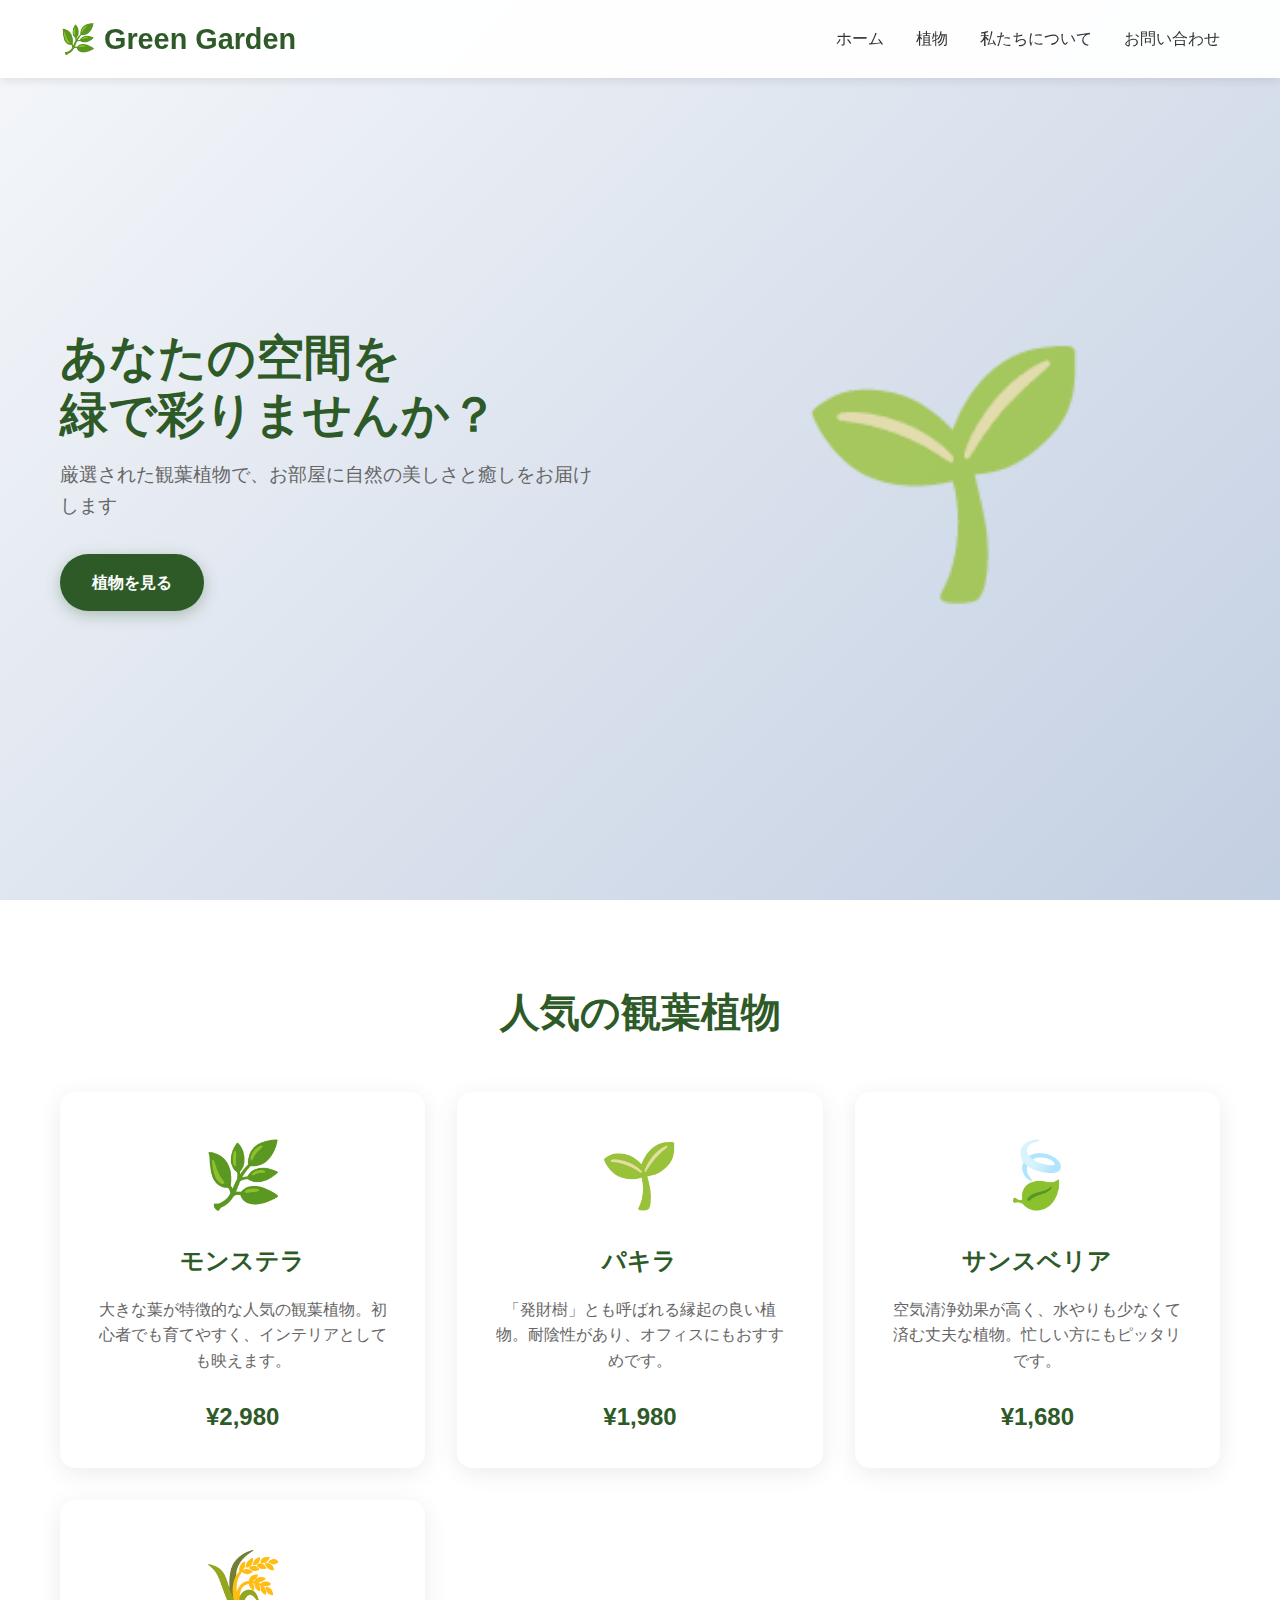
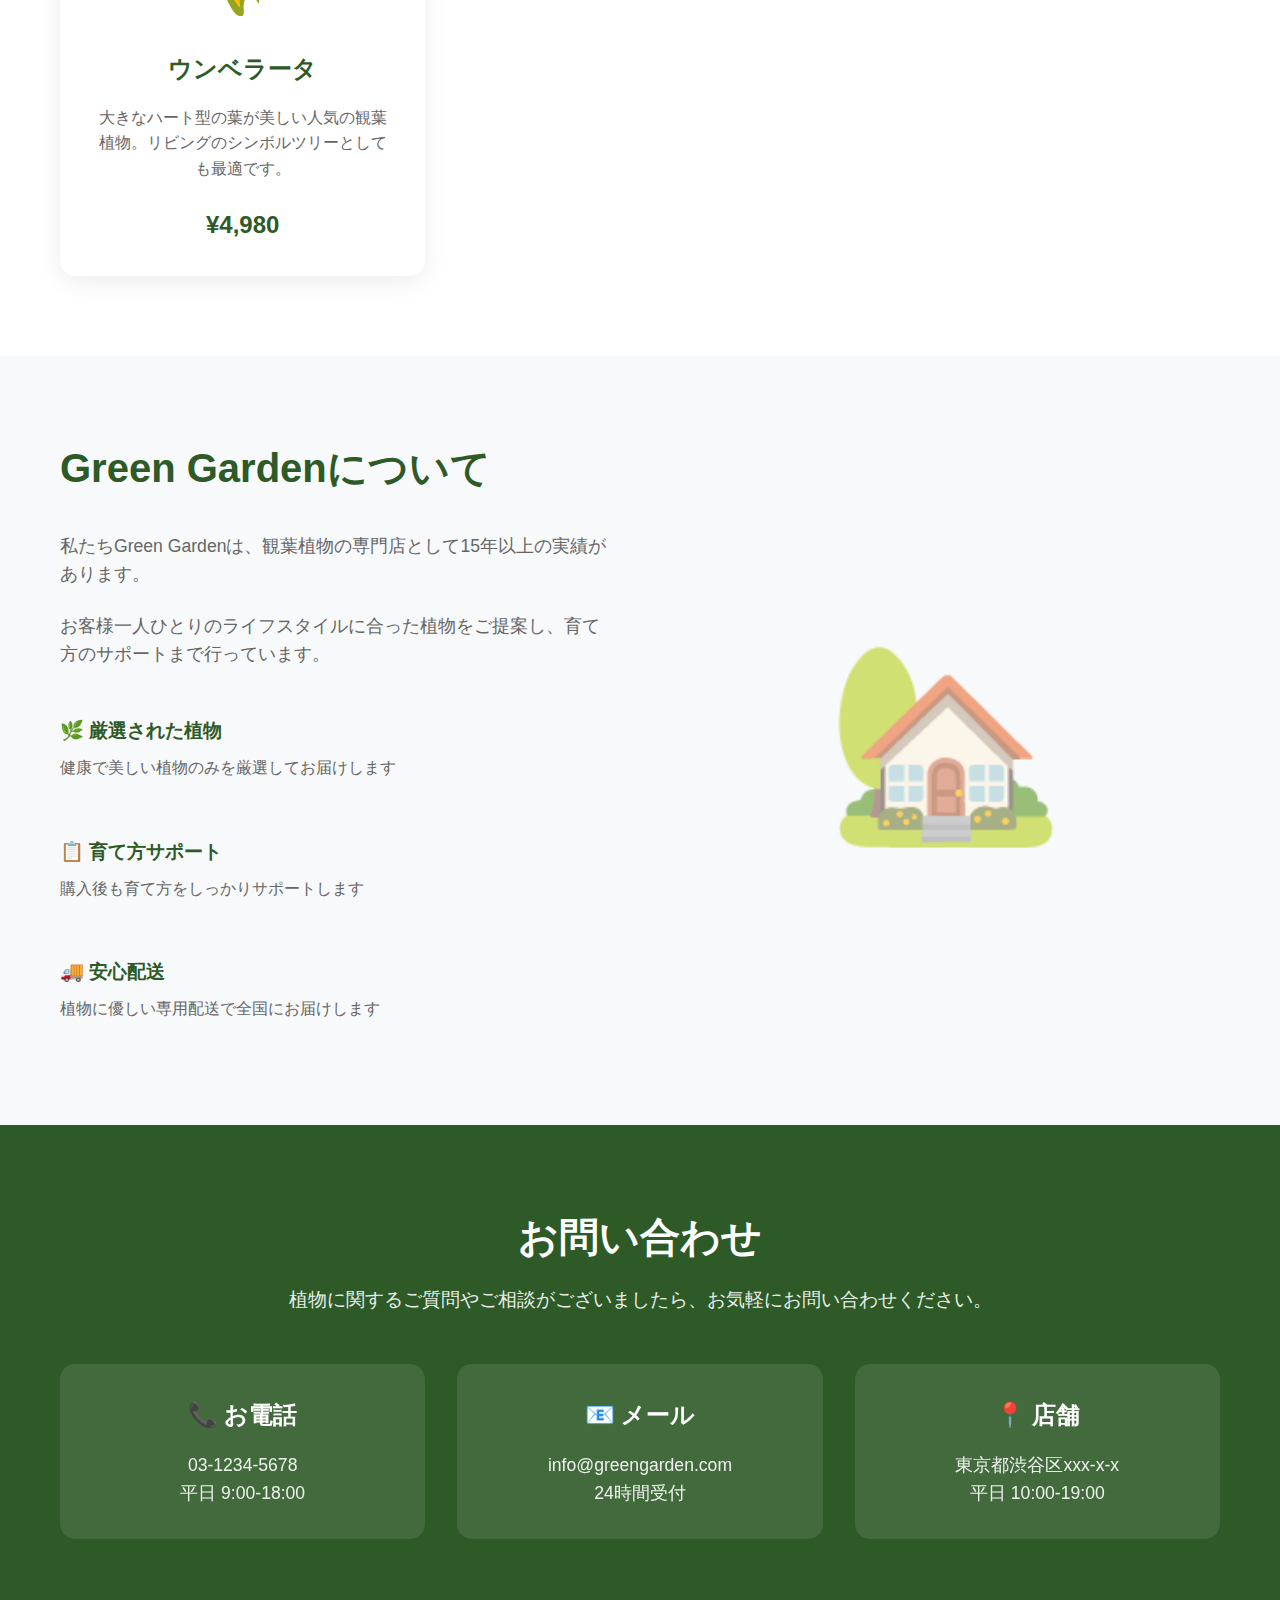
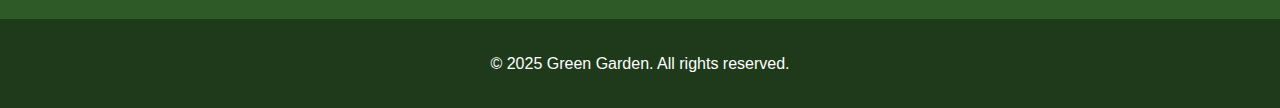
<file: index.html>
<!DOCTYPE html>
<html lang="ja">
<head>
    <meta charset="UTF-8">
    <meta name="viewport" content="width=device-width, initial-scale=1.0">
    <title>Green Garden - 観葉植物の専門店</title>
    <link rel="stylesheet" href="style.css">
</head>
<body>
    <header>
        <nav>
            <div class="container">
                <div class="logo">
                    <h1>🌿 Green Garden</h1>
                </div>
                <ul class="nav-links">
                    <li><a href="#home">ホーム</a></li>
                    <li><a href="#plants">植物</a></li>
                    <li><a href="#about">私たちについて</a></li>
                    <li><a href="#contact">お問い合わせ</a></li>
                </ul>
            </div>
        </nav>
    </header>

    <main>
        <section id="home" class="hero">
            <div class="container">
                <div class="hero-content">
                    <h2>あなたの空間を<br>緑で彩りませんか？</h2>
                    <p>厳選された観葉植物で、お部屋に自然の美しさと癒しをお届けします</p>
                    <a href="#plants" class="cta-button">植物を見る</a>
                </div>
                <div class="hero-image">
                    <div class="plant-placeholder">🌱</div>
                </div>
            </div>
        </section>

        <section id="plants" class="plants">
            <div class="container">
                <h2>人気の観葉植物</h2>
                <div class="plants-grid">
                    <div class="plant-card">
                        <div class="plant-image">🌿</div>
                        <h3>モンステラ</h3>
                        <p>大きな葉が特徴的な人気の観葉植物。初心者でも育てやすく、インテリアとしても映えます。</p>
                        <div class="price">¥2,980</div>
                    </div>
                    <div class="plant-card">
                        <div class="plant-image">🌱</div>
                        <h3>パキラ</h3>
                        <p>「発財樹」とも呼ばれる縁起の良い植物。耐陰性があり、オフィスにもおすすめです。</p>
                        <div class="price">¥1,980</div>
                    </div>
                    <div class="plant-card">
                        <div class="plant-image">🍃</div>
                        <h3>サンスベリア</h3>
                        <p>空気清浄効果が高く、水やりも少なくて済む丈夫な植物。忙しい方にもピッタリです。</p>
                        <div class="price">¥1,680</div>
                    </div>
                    <div class="plant-card">
                        <div class="plant-image">🌾</div>
                        <h3>ウンベラータ</h3>
                        <p>大きなハート型の葉が美しい人気の観葉植物。リビングのシンボルツリーとしても最適です。</p>
                        <div class="price">¥4,980</div>
                    </div>
                </div>
            </div>
        </section>

        <section id="about" class="about">
            <div class="container">
                <div class="about-content">
                    <div class="about-text">
                        <h2>Green Gardenについて</h2>
                        <p>私たちGreen Gardenは、観葉植物の専門店として15年以上の実績があります。</p>
                        <p>お客様一人ひとりのライフスタイルに合った植物をご提案し、育て方のサポートまで行っています。</p>
                        <div class="features">
                            <div class="feature">
                                <h3>🌿 厳選された植物</h3>
                                <p>健康で美しい植物のみを厳選してお届けします</p>
                            </div>
                            <div class="feature">
                                <h3>📋 育て方サポート</h3>
                                <p>購入後も育て方をしっかりサポートします</p>
                            </div>
                            <div class="feature">
                                <h3>🚚 安心配送</h3>
                                <p>植物に優しい専用配送で全国にお届けします</p>
                            </div>
                        </div>
                    </div>
                    <div class="about-image">
                        <div class="greenhouse-placeholder">🏡</div>
                    </div>
                </div>
            </div>
        </section>

        <section id="contact" class="contact">
            <div class="container">
                <h2>お問い合わせ</h2>
                <p>植物に関するご質問やご相談がございましたら、お気軽にお問い合わせください。</p>
                <div class="contact-info">
                    <div class="contact-item">
                        <h3>📞 お電話</h3>
                        <p>03-1234-5678</p>
                        <p>平日 9:00-18:00</p>
                    </div>
                    <div class="contact-item">
                        <h3>📧 メール</h3>
                        <p>info@greengarden.com</p>
                        <p>24時間受付</p>
                    </div>
                    <div class="contact-item">
                        <h3>📍 店舗</h3>
                        <p>東京都渋谷区xxx-x-x</p>
                        <p>平日 10:00-19:00</p>
                    </div>
                </div>
            </div>
        </section>
    </main>

    <footer>
        <div class="container">
            <p>&copy; 2025 Green Garden. All rights reserved.</p>
        </div>
    </footer>
</body>
</html>
</file>
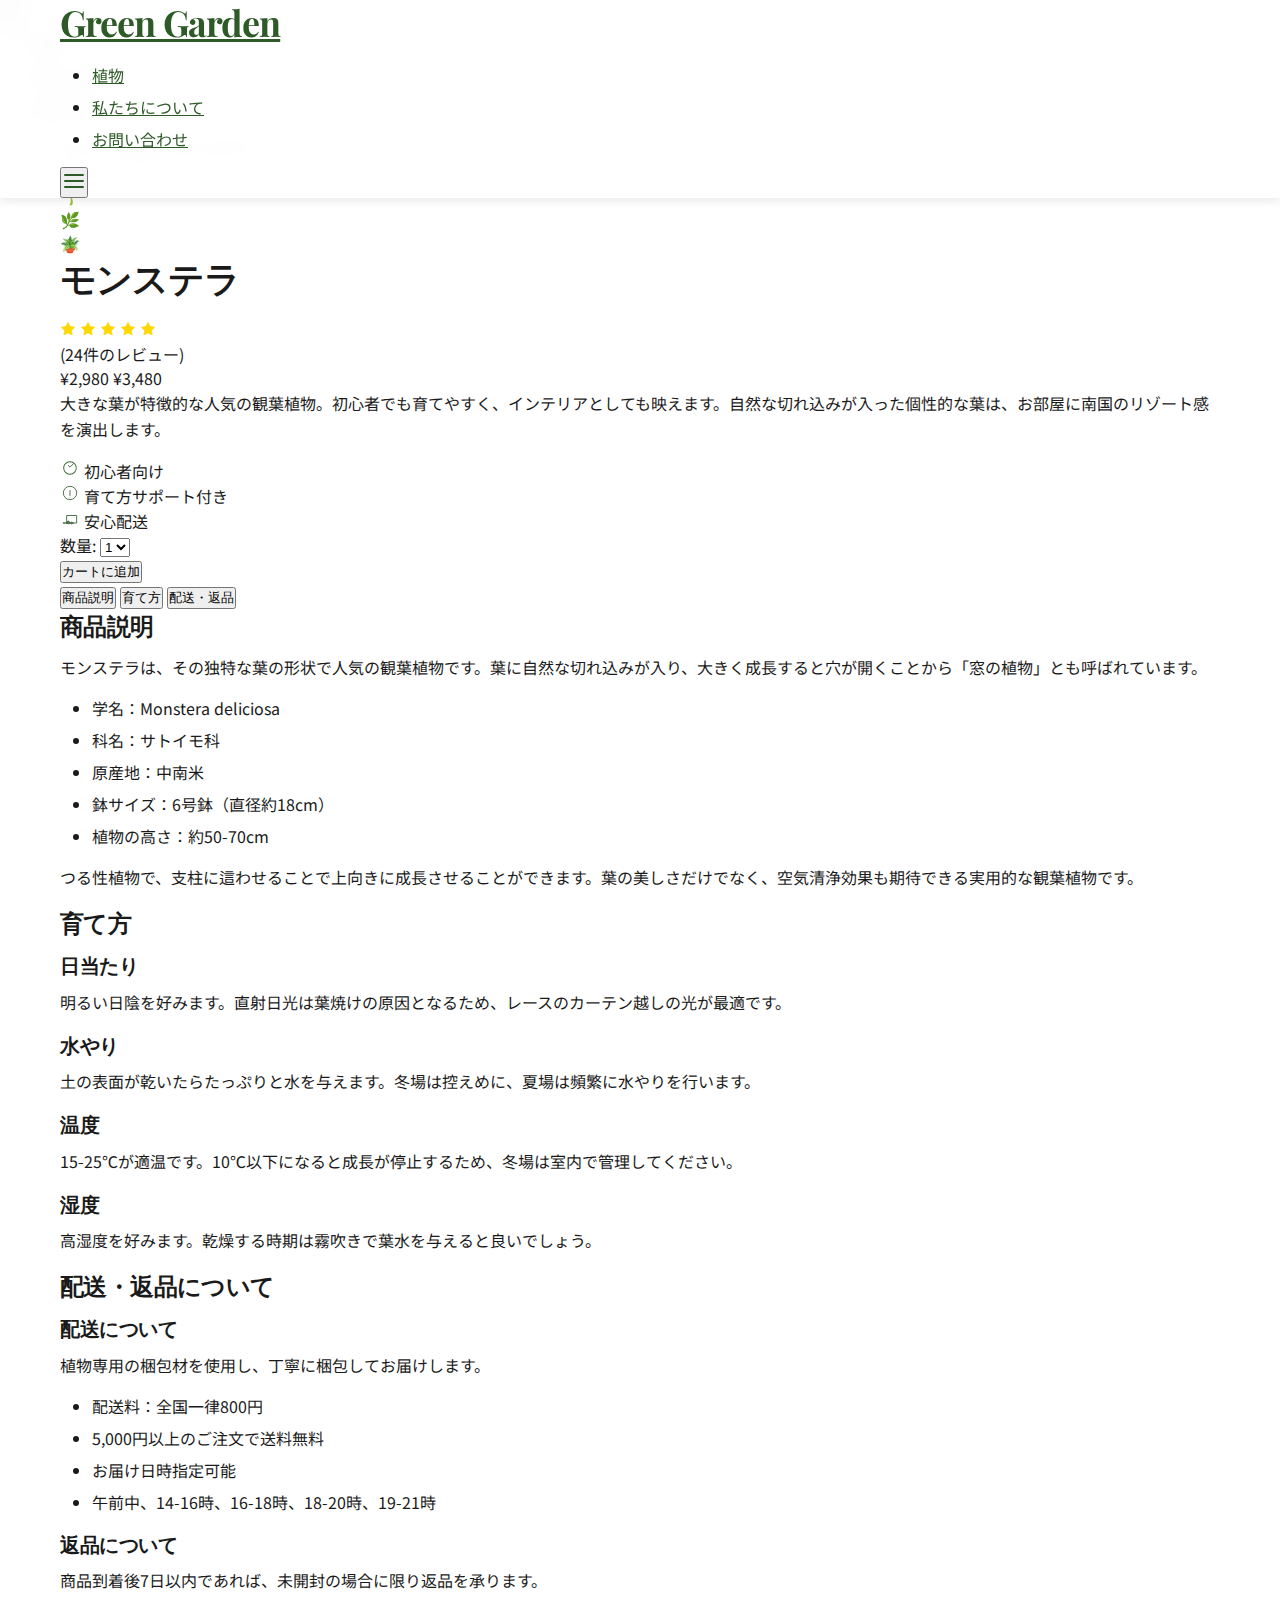
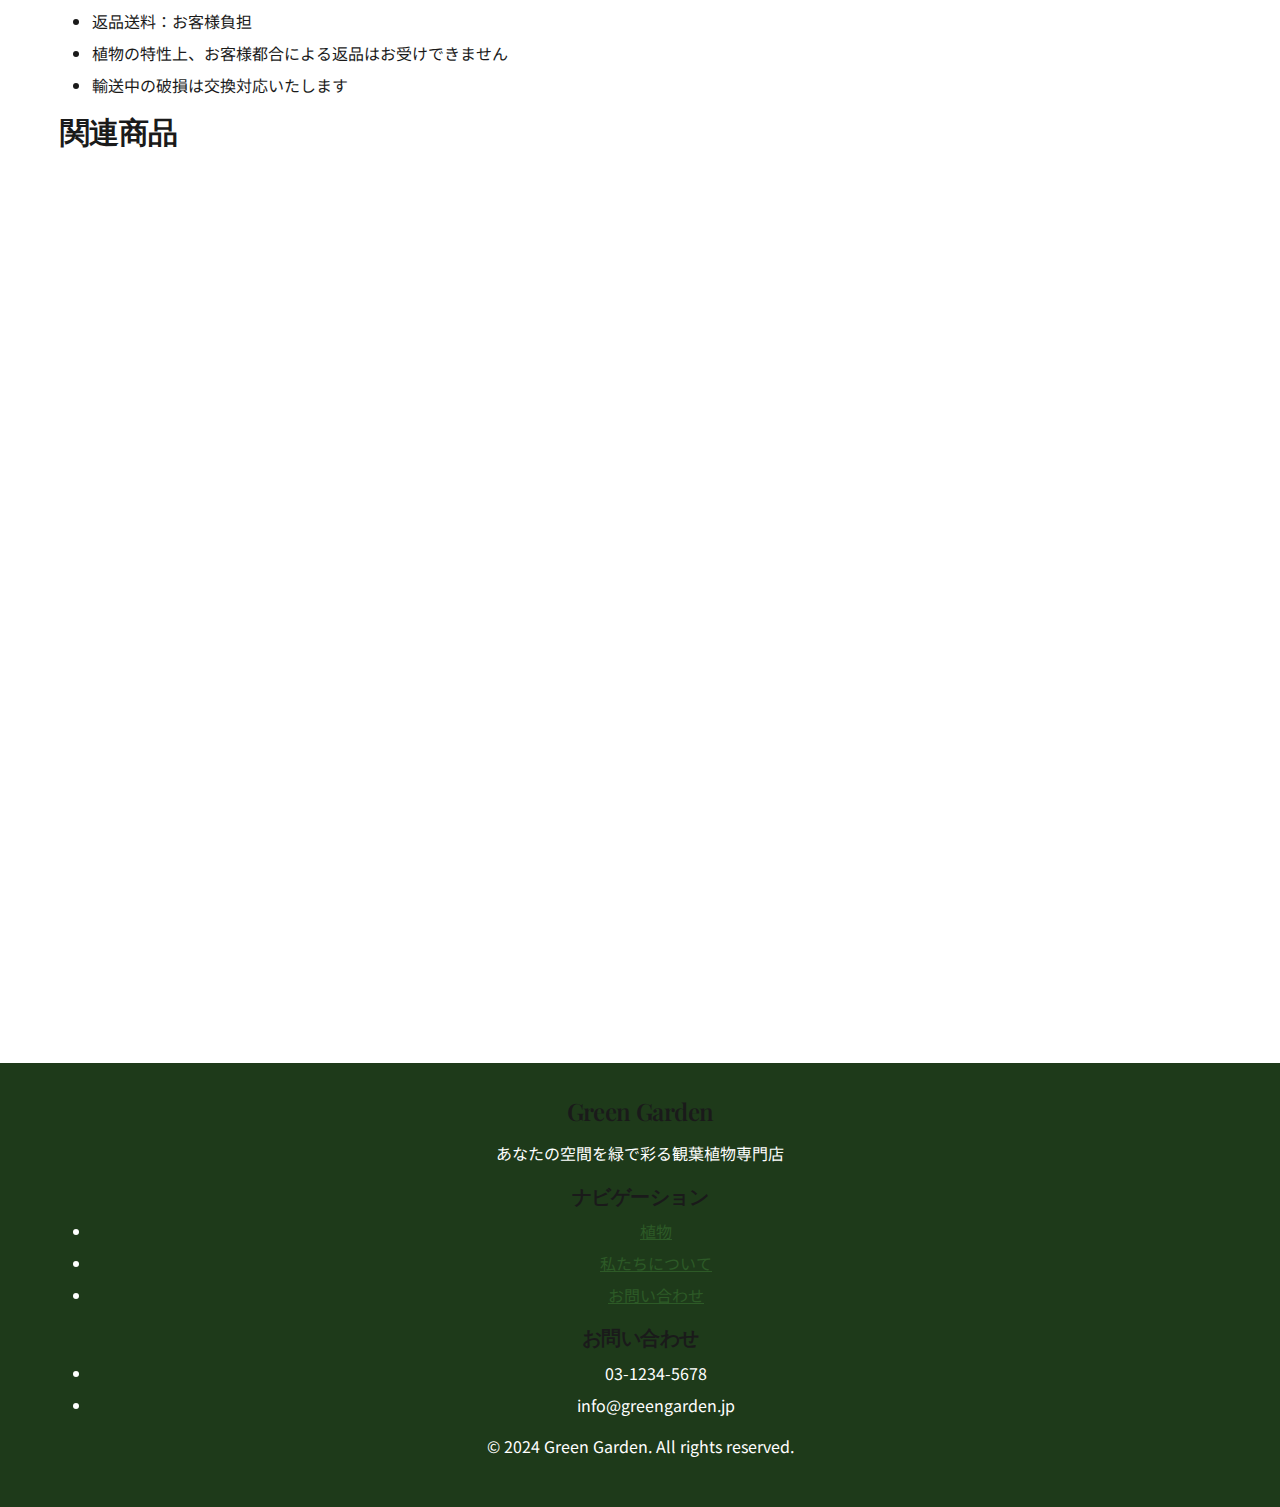
<file: monstera-detail.html>
<!DOCTYPE html>
<html lang="ja">
<head>
    <meta charset="UTF-8">
    <meta name="viewport" content="width=device-width, initial-scale=1.0">
    <title>モンステラ - 商品詳細 | Green Garden</title>
    <meta name="description" content="モンステラの詳細情報。大きな葉が特徴的な人気の観葉植物。初心者でも育てやすく、インテリアとしても映えます。">
    <link rel="stylesheet" href="style.css">
    <link rel="stylesheet" href="typography.css">
</head>
<body>
    <!-- SVGアイコン -->
    <svg xmlns="http://www.w3.org/2000/svg" style="display: none;">
        <!-- 厳選された植物 -->
        <symbol id="quality-plant" viewBox="0 0 48 48">
            <path d="M24 8c-8.837 0-16 7.163-16 16s7.163 16 16 16 16-7.163 16-16S32.837 8 24 8zm0 2c7.732 0 14 6.268 14 14s-6.268 14-14 14S10 31.732 10 24 16.268 10 24 10z" fill="#2d5a27"/>
            <path d="M20 18l4 4 8-8" stroke="#2d5a27" stroke-width="2" fill="none" stroke-linecap="round" stroke-linejoin="round"/>
        </symbol>

        <!-- サポート -->
        <symbol id="support" viewBox="0 0 48 48">
            <circle cx="24" cy="24" r="16" fill="none" stroke="#2d5a27" stroke-width="2"/>
            <path d="M24 18v12" stroke="#2d5a27" stroke-width="2" stroke-linecap="round"/>
            <circle cx="24" cy="34" r="1" fill="#2d5a27"/>
        </symbol>

        <!-- 配送 -->
        <symbol id="delivery" viewBox="0 0 48 48">
            <path d="M8 36h4m16 0h4m-16 0c0-2.21 1.79-4 4-4s4 1.79 4 4m-8 0c0-2.21 1.79-4 4-4s4 1.79 4 4m-8 0H8m24 0h8V18H16v18z" fill="none" stroke="#2d5a27" stroke-width="2" stroke-linecap="round" stroke-linejoin="round"/>
            <circle cx="20" cy="36" r="2" fill="none" stroke="#2d5a27" stroke-width="2"/>
            <circle cx="28" cy="36" r="2" fill="none" stroke="#2d5a27" stroke-width="2"/>
        </symbol>

        <!-- ハンバーガーメニュー -->
        <symbol id="hamburger" viewBox="0 0 24 24">
            <path d="M3 12h18m-18-6h18m-18 12h18" stroke="#2d5a27" stroke-width="2" stroke-linecap="round"/>
        </symbol>

        <!-- 閉じる -->
        <symbol id="close" viewBox="0 0 24 24">
            <path d="M18 6L6 18m12 0L6 6" stroke="#2d5a27" stroke-width="2" stroke-linecap="round"/>
        </symbol>

        <!-- 右矢印 -->
        <symbol id="arrow-right" viewBox="0 0 24 24">
            <path d="M9 18l6-6-6-6" stroke="#2d5a27" stroke-width="2" stroke-linecap="round" stroke-linejoin="round"/>
        </symbol>

        <!-- 星 -->
        <symbol id="star" viewBox="0 0 24 24">
            <polygon points="12,2 15.09,8.26 22,9.27 17,14.14 18.18,21.02 12,17.77 5.82,21.02 7,14.14 2,9.27 8.91,8.26" fill="#ffd700" stroke="#ffd700" stroke-width="1"/>
        </symbol>

        <!-- 戻る矢印 -->
        <symbol id="arrow-left" viewBox="0 0 24 24">
            <path d="M15 18l-6-6 6-6" stroke="#2d5a27" stroke-width="2" stroke-linecap="round" stroke-linejoin="round"/>
        </symbol>
    </svg>

    <!-- ヘッダー -->
    <header class="header">
        <div class="container">
            <div class="header-content">
                <h1 class="logo">
                    <a href="index.html" class="logo-link">Green Garden</a>
                </h1>
                <nav class="nav">
                    <ul class="nav-list">
                        <li class="nav-item"><a href="index.html#plants" class="nav-link">植物</a></li>
                        <li class="nav-item"><a href="index.html#about" class="nav-link">私たちについて</a></li>
                        <li class="nav-item"><a href="index.html#contact" class="nav-link">お問い合わせ</a></li>
                    </ul>
                </nav>
                <button class="mobile-menu-toggle" aria-label="メニューを開く">
                    <svg width="24" height="24">
                        <use href="#hamburger"></use>
                    </svg>
                </button>
            </div>
        </div>
    </header>

    <!-- モバイルメニュー -->
    <div class="mobile-menu">
        <div class="mobile-menu-content">
            <button class="mobile-menu-close" aria-label="メニューを閉じる">
                <svg width="24" height="24">
                    <use href="#close"></use>
                </svg>
            </button>
            <nav class="mobile-nav">
                <ul class="mobile-nav-list">
                    <li class="mobile-nav-item"><a href="index.html#plants" class="mobile-nav-link">植物</a></li>
                    <li class="mobile-nav-item"><a href="index.html#about" class="mobile-nav-link">私たちについて</a></li>
                    <li class="mobile-nav-item"><a href="index.html#contact" class="mobile-nav-link">お問い合わせ</a></li>
                </ul>
            </nav>
        </div>
        <div class="mobile-menu-overlay"></div>
    </div>

    <!-- メインコンテンツ -->
    <main class="main">
        <!-- パンくずナビ -->
        <section class="breadcrumb">
            <div class="container">
                <nav class="breadcrumb-nav">
                    <a href="index.html" class="breadcrumb-link">ホーム</a>
                    <span class="breadcrumb-separator">></span>
                    <a href="index.html#plants" class="breadcrumb-link">植物</a>
                    <span class="breadcrumb-separator">></span>
                    <span class="breadcrumb-current">モンステラ</span>
                </nav>
            </div>
        </section>

        <!-- 商品詳細セクション -->
        <section class="product-detail">
            <div class="container">
                <div class="product-detail-content">
                    <!-- 商品画像 -->
                    <div class="product-image">
                        <div class="product-image-main">
                            <div class="product-image-placeholder">🌱</div>
                        </div>
                        <div class="product-image-thumbnails">
                            <div class="thumbnail active">
                                <div class="thumbnail-placeholder">🌱</div>
                            </div>
                            <div class="thumbnail">
                                <div class="thumbnail-placeholder">🌿</div>
                            </div>
                            <div class="thumbnail">
                                <div class="thumbnail-placeholder">🪴</div>
                            </div>
                        </div>
                    </div>

                    <!-- 商品情報 -->
                    <div class="product-info">
                        <h1 class="product-title">モンステラ</h1>
                        <div class="product-rating">
                            <div class="stars">
                                <svg class="star" width="16" height="16">
                                    <use href="#star"></use>
                                </svg>
                                <svg class="star" width="16" height="16">
                                    <use href="#star"></use>
                                </svg>
                                <svg class="star" width="16" height="16">
                                    <use href="#star"></use>
                                </svg>
                                <svg class="star" width="16" height="16">
                                    <use href="#star"></use>
                                </svg>
                                <svg class="star" width="16" height="16">
                                    <use href="#star"></use>
                                </svg>
                            </div>
                            <span class="rating-count">(24件のレビュー)</span>
                        </div>
                        <div class="product-price">
                            <span class="price-current">¥2,980</span>
                            <span class="price-original">¥3,480</span>
                        </div>
                        <div class="product-description">
                            <p>大きな葉が特徴的な人気の観葉植物。初心者でも育てやすく、インテリアとしても映えます。自然な切れ込みが入った個性的な葉は、お部屋に南国のリゾート感を演出します。</p>
                        </div>
                        <div class="product-features">
                            <div class="feature-item">
                                <svg class="feature-icon" width="20" height="20">
                                    <use href="#quality-plant"></use>
                                </svg>
                                <span>初心者向け</span>
                            </div>
                            <div class="feature-item">
                                <svg class="feature-icon" width="20" height="20">
                                    <use href="#support"></use>
                                </svg>
                                <span>育て方サポート付き</span>
                            </div>
                            <div class="feature-item">
                                <svg class="feature-icon" width="20" height="20">
                                    <use href="#delivery"></use>
                                </svg>
                                <span>安心配送</span>
                            </div>
                        </div>
                        <div class="product-actions">
                            <div class="quantity-selector">
                                <label for="quantity">数量:</label>
                                <select id="quantity" name="quantity">
                                    <option value="1">1</option>
                                    <option value="2">2</option>
                                    <option value="3">3</option>
                                    <option value="4">4</option>
                                    <option value="5">5</option>
                                </select>
                            </div>
                            <button class="add-to-cart-btn">カートに追加</button>
                        </div>
                    </div>
                </div>
            </div>
        </section>

        <!-- 商品詳細情報 -->
        <section class="product-details">
            <div class="container">
                <div class="product-tabs">
                    <button class="tab-button active" data-tab="description">商品説明</button>
                    <button class="tab-button" data-tab="care">育て方</button>
                    <button class="tab-button" data-tab="shipping">配送・返品</button>
                </div>
                <div class="tab-content">
                    <div class="tab-pane active" id="description">
                        <h3>商品説明</h3>
                        <p>モンステラは、その独特な葉の形状で人気の観葉植物です。葉に自然な切れ込みが入り、大きく成長すると穴が開くことから「窓の植物」とも呼ばれています。</p>
                        <ul>
                            <li>学名：Monstera deliciosa</li>
                            <li>科名：サトイモ科</li>
                            <li>原産地：中南米</li>
                            <li>鉢サイズ：6号鉢（直径約18cm）</li>
                            <li>植物の高さ：約50-70cm</li>
                        </ul>
                        <p>つる性植物で、支柱に這わせることで上向きに成長させることができます。葉の美しさだけでなく、空気清浄効果も期待できる実用的な観葉植物です。</p>
                    </div>
                    <div class="tab-pane" id="care">
                        <h3>育て方</h3>
                        <div class="care-section">
                            <h4>日当たり</h4>
                            <p>明るい日陰を好みます。直射日光は葉焼けの原因となるため、レースのカーテン越しの光が最適です。</p>
                        </div>
                        <div class="care-section">
                            <h4>水やり</h4>
                            <p>土の表面が乾いたらたっぷりと水を与えます。冬場は控えめに、夏場は頻繁に水やりを行います。</p>
                        </div>
                        <div class="care-section">
                            <h4>温度</h4>
                            <p>15-25℃が適温です。10℃以下になると成長が停止するため、冬場は室内で管理してください。</p>
                        </div>
                        <div class="care-section">
                            <h4>湿度</h4>
                            <p>高湿度を好みます。乾燥する時期は霧吹きで葉水を与えると良いでしょう。</p>
                        </div>
                    </div>
                    <div class="tab-pane" id="shipping">
                        <h3>配送・返品について</h3>
                        <div class="shipping-section">
                            <h4>配送について</h4>
                            <p>植物専用の梱包材を使用し、丁寧に梱包してお届けします。</p>
                            <ul>
                                <li>配送料：全国一律800円</li>
                                <li>5,000円以上のご注文で送料無料</li>
                                <li>お届け日時指定可能</li>
                                <li>午前中、14-16時、16-18時、18-20時、19-21時</li>
                            </ul>
                        </div>
                        <div class="shipping-section">
                            <h4>返品について</h4>
                            <p>商品到着後7日以内であれば、未開封の場合に限り返品を承ります。</p>
                            <ul>
                                <li>返品送料：お客様負担</li>
                                <li>植物の特性上、お客様都合による返品はお受けできません</li>
                                <li>輸送中の破損は交換対応いたします</li>
                            </ul>
                        </div>
                    </div>
                </div>
            </div>
        </section>

        <!-- 関連商品 -->
        <section class="related-products">
            <div class="container">
                <h2 class="section-title">関連商品</h2>
                <div class="related-products-grid">
                    <div class="plant-card">
                        <div class="plant-image">
                            <div class="plant-image-placeholder">🌿</div>
                        </div>
                        <div class="plant-info">
                            <h3 class="plant-name">パキラ</h3>
                            <p class="plant-description">手を広げたような葉が美しく、金運アップの効果があるとされています。</p>
                            <div class="plant-price">¥1,800</div>
                        </div>
                    </div>
                    <div class="plant-card">
                        <div class="plant-image">
                            <div class="plant-image-placeholder">🪴</div>
                        </div>
                        <div class="plant-info">
                            <h3 class="plant-name">サンスベリア</h3>
                            <p class="plant-description">空気清浄効果が高く、乾燥に強いため手入れが簡単です。</p>
                            <div class="plant-price">¥1,500</div>
                        </div>
                    </div>
                    <div class="plant-card">
                        <div class="plant-image">
                            <div class="plant-image-placeholder">🌱</div>
                        </div>
                        <div class="plant-info">
                            <h3 class="plant-name">フィカス・ウンベラータ</h3>
                            <p class="plant-description">ハート型の大きな葉が特徴的で、インテリアグリーンとして人気です。</p>
                            <div class="plant-price">¥3,800</div>
                        </div>
                    </div>
                </div>
            </div>
        </section>
    </main>

    <!-- フッター -->
    <footer class="footer">
        <div class="container">
            <div class="footer-content">
                <div class="footer-section">
                    <h3 class="footer-title">Green Garden</h3>
                    <p class="footer-text">あなたの空間を緑で彩る観葉植物専門店</p>
                </div>
                <div class="footer-section">
                    <h4 class="footer-heading">ナビゲーション</h4>
                    <ul class="footer-links">
                        <li><a href="index.html#plants" class="footer-link">植物</a></li>
                        <li><a href="index.html#about" class="footer-link">私たちについて</a></li>
                        <li><a href="index.html#contact" class="footer-link">お問い合わせ</a></li>
                    </ul>
                </div>
                <div class="footer-section">
                    <h4 class="footer-heading">お問い合わせ</h4>
                    <ul class="footer-links">
                        <li class="footer-link">03-1234-5678</li>
                        <li class="footer-link">info@greengarden.jp</li>
                    </ul>
                </div>
            </div>
            <div class="footer-bottom">
                <p>&copy; 2024 Green Garden. All rights reserved.</p>
            </div>
        </div>
    </footer>

    <script src="script.js"></script>
</body>
</html>
</file>
<file: style.css>
* {
    margin: 0;
    padding: 0;
    box-sizing: border-box;
}

body {
    font-family: 'Hiragino Kaku Gothic ProN', 'Hiragino Sans', sans-serif;
    line-height: 1.6;
    color: #333;
}

.container {
    max-width: 1200px;
    margin: 0 auto;
    padding: 0 20px;
}

/* Header */
header {
    background: rgba(255, 255, 255, 0.95);
    backdrop-filter: blur(10px);
    position: fixed;
    top: 0;
    left: 0;
    right: 0;
    z-index: 1000;
    box-shadow: 0 2px 10px rgba(0, 0, 0, 0.1);
}

nav .container {
    display: flex;
    justify-content: space-between;
    align-items: center;
    padding: 1rem 20px;
}

.logo h1 {
    color: #2d5a27;
    font-size: 1.8rem;
}

.nav-links {
    display: flex;
    list-style: none;
    gap: 2rem;
}

.nav-links a {
    text-decoration: none;
    color: #333;
    font-weight: 500;
    transition: color 0.3s ease;
}

.nav-links a:hover {
    color: #2d5a27;
}

/* Hero Section */
.hero {
    background: linear-gradient(135deg, #f5f7fa 0%, #c3cfe2 100%);
    padding: 120px 0 80px;
    min-height: 100vh;
    display: flex;
    align-items: center;
}

.hero .container {
    display: grid;
    grid-template-columns: 1fr 1fr;
    gap: 4rem;
    align-items: center;
}

.hero-content h2 {
    font-size: 3rem;
    color: #2d5a27;
    margin-bottom: 1rem;
    line-height: 1.2;
}

.hero-content p {
    font-size: 1.2rem;
    margin-bottom: 2rem;
    color: #666;
}

.cta-button {
    display: inline-block;
    background: #2d5a27;
    color: white;
    padding: 1rem 2rem;
    text-decoration: none;
    border-radius: 50px;
    font-weight: 600;
    transition: all 0.3s ease;
    box-shadow: 0 4px 15px rgba(45, 90, 39, 0.3);
}

.cta-button:hover {
    background: #1e3a1a;
    transform: translateY(-2px);
    box-shadow: 0 6px 20px rgba(45, 90, 39, 0.4);
}

.plant-placeholder {
    font-size: 15rem;
    text-align: center;
    opacity: 0.8;
}

/* Plants Section */
.plants {
    padding: 80px 0;
    background: #fff;
}

.plants h2 {
    text-align: center;
    font-size: 2.5rem;
    color: #2d5a27;
    margin-bottom: 3rem;
}

.plants-grid {
    display: grid;
    grid-template-columns: repeat(auto-fit, minmax(280px, 1fr));
    gap: 2rem;
}

.plant-card {
    background: white;
    border-radius: 15px;
    padding: 2rem;
    text-align: center;
    box-shadow: 0 5px 25px rgba(0, 0, 0, 0.08);
    transition: transform 0.3s ease, box-shadow 0.3s ease;
}

.plant-card:hover {
    transform: translateY(-5px);
    box-shadow: 0 10px 35px rgba(0, 0, 0, 0.15);
}

.plant-image {
    font-size: 4rem;
    margin-bottom: 1rem;
}

.plant-card h3 {
    font-size: 1.5rem;
    color: #2d5a27;
    margin-bottom: 1rem;
}

.plant-card p {
    color: #666;
    margin-bottom: 1.5rem;
}

.price {
    font-size: 1.5rem;
    font-weight: 700;
    color: #2d5a27;
}

/* About Section */
.about {
    padding: 80px 0;
    background: #f8f9fa;
}

.about-content {
    display: grid;
    grid-template-columns: 1fr 1fr;
    gap: 4rem;
    align-items: center;
}

.about-text h2 {
    font-size: 2.5rem;
    color: #2d5a27;
    margin-bottom: 2rem;
}

.about-text p {
    font-size: 1.1rem;
    color: #666;
    margin-bottom: 1.5rem;
}

.features {
    display: grid;
    gap: 2rem;
    margin-top: 3rem;
}

.feature h3 {
    font-size: 1.2rem;
    color: #2d5a27;
    margin-bottom: 0.5rem;
}

.feature p {
    color: #666;
    font-size: 1rem;
}

.greenhouse-placeholder {
    font-size: 12rem;
    text-align: center;
    opacity: 0.6;
}

/* Contact Section */
.contact {
    padding: 80px 0;
    background: #2d5a27;
    color: white;
}

.contact h2 {
    text-align: center;
    font-size: 2.5rem;
    margin-bottom: 1rem;
}

.contact > .container > p {
    text-align: center;
    font-size: 1.2rem;
    margin-bottom: 3rem;
    opacity: 0.9;
}

.contact-info {
    display: grid;
    grid-template-columns: repeat(auto-fit, minmax(250px, 1fr));
    gap: 2rem;
}

.contact-item {
    text-align: center;
    padding: 2rem;
    background: rgba(255, 255, 255, 0.1);
    border-radius: 15px;
    backdrop-filter: blur(10px);
}

.contact-item h3 {
    font-size: 1.5rem;
    margin-bottom: 1rem;
}

.contact-item p {
    font-size: 1.1rem;
    opacity: 0.9;
}

/* Footer */
footer {
    background: #1e3a1a;
    color: white;
    text-align: center;
    padding: 2rem 0;
}

/* Responsive Design */
@media (max-width: 768px) {
    .nav-links {
        display: none;
    }
    
    .hero .container {
        grid-template-columns: 1fr;
        text-align: center;
    }
    
    .hero-content h2 {
        font-size: 2rem;
    }
    
    .plant-placeholder {
        font-size: 8rem;
    }
    
    .plants-grid {
        grid-template-columns: 1fr;
    }
    
    .about-content {
        grid-template-columns: 1fr;
        text-align: center;
    }
    
    .greenhouse-placeholder {
        font-size: 8rem;
    }
    
    .contact-info {
        grid-template-columns: 1fr;
    }
}

@media (max-width: 480px) {
    .hero-content h2 {
        font-size: 1.5rem;
    }
    
    .hero-content p {
        font-size: 1rem;
    }
    
    .plant-placeholder {
        font-size: 6rem;
    }
    
    .plants h2,
    .about-text h2,
    .contact h2 {
        font-size: 2rem;
    }
    
    .plant-card {
        padding: 1.5rem;
    }
    
    .greenhouse-placeholder {
        font-size: 6rem;
    }
}

/* Smooth Scrolling */
html {
    scroll-behavior: smooth;
}

/* Animations */
@keyframes fadeInUp {
    from {
        opacity: 0;
        transform: translateY(30px);
    }
    to {
        opacity: 1;
        transform: translateY(0);
    }
}

.plant-card {
    animation: fadeInUp 0.6s ease-out;
}

.feature {
    animation: fadeInUp 0.6s ease-out;
}

.contact-item {
    animation: fadeInUp 0.6s ease-out;
}
</file>
<file: typography.css>
@import url('https://fonts.googleapis.com/css2?family=Playfair+Display:ital,wght@0,400;0,500;0,600;0,700;1,400;1,500;1,600;1,700&family=Noto+Sans+JP:wght@100;200;300;400;500;600;700;800;900&display=swap');

/* Typography System */
:root {
    /* Primary Font Family */
    --font-family-primary: 'Noto Sans JP', -apple-system, BlinkMacSystemFont, 'Segoe UI', Roboto, 'Helvetica Neue', Arial, sans-serif;
    
    /* Secondary Font Family */
    --font-family-secondary: 'Playfair Display', Georgia, 'Times New Roman', serif;
    
    /* Font Weights */
    --font-weight-thin: 100;
    --font-weight-extralight: 200;
    --font-weight-light: 300;
    --font-weight-normal: 400;
    --font-weight-medium: 500;
    --font-weight-semibold: 600;
    --font-weight-bold: 700;
    --font-weight-extrabold: 800;
    --font-weight-black: 900;
    
    /* Font Sizes - Mobile First */
    --font-size-xs: 0.75rem;      /* 12px */
    --font-size-sm: 0.875rem;     /* 14px */
    --font-size-base: 1rem;       /* 16px */
    --font-size-lg: 1.125rem;     /* 18px */
    --font-size-xl: 1.25rem;      /* 20px */
    --font-size-2xl: 1.5rem;      /* 24px */
    --font-size-3xl: 1.875rem;    /* 30px */
    --font-size-4xl: 2.25rem;     /* 36px */
    --font-size-5xl: 3rem;        /* 48px */
    --font-size-6xl: 3.75rem;     /* 60px */
    --font-size-7xl: 4.5rem;      /* 72px */
    --font-size-8xl: 6rem;        /* 96px */
    --font-size-9xl: 8rem;        /* 128px */
    
    /* Line Heights */
    --line-height-none: 1;
    --line-height-tight: 1.25;
    --line-height-snug: 1.375;
    --line-height-normal: 1.5;
    --line-height-relaxed: 1.625;
    --line-height-loose: 2;
    
    /* Letter Spacing */
    --letter-spacing-tighter: -0.05em;
    --letter-spacing-tight: -0.025em;
    --letter-spacing-normal: 0;
    --letter-spacing-wide: 0.025em;
    --letter-spacing-wider: 0.05em;
    --letter-spacing-widest: 0.1em;
    
    /* Typography Colors */
    --text-color-primary: #1a1a1a;
    --text-color-secondary: #4a4a4a;
    --text-color-tertiary: #6b6b6b;
    --text-color-quaternary: #9b9b9b;
    --text-color-inverse: #ffffff;
    --text-color-accent: #2d5a27;
    --text-color-success: #16a34a;
    --text-color-warning: #d97706;
    --text-color-error: #dc2626;
    --text-color-info: #2563eb;
    
    /* Text Shadows */
    --text-shadow-sm: 0 1px 2px rgba(0, 0, 0, 0.1);
    --text-shadow-md: 0 2px 4px rgba(0, 0, 0, 0.1);
    --text-shadow-lg: 0 4px 8px rgba(0, 0, 0, 0.15);
    --text-shadow-xl: 0 8px 16px rgba(0, 0, 0, 0.2);
}

/* Base Typography */
body {
    font-family: var(--font-family-primary);
    font-size: var(--font-size-base);
    font-weight: var(--font-weight-normal);
    line-height: var(--line-height-normal);
    color: var(--text-color-primary);
    letter-spacing: var(--letter-spacing-normal);
    text-rendering: optimizeLegibility;
    -webkit-font-smoothing: antialiased;
    -moz-osx-font-smoothing: grayscale;
}

/* Headings */
h1, h2, h3, h4, h5, h6 {
    font-family: var(--font-family-secondary);
    font-weight: var(--font-weight-bold);
    line-height: var(--line-height-tight);
    color: var(--text-color-primary);
    margin-bottom: 0.5em;
    letter-spacing: var(--letter-spacing-tight);
}

h1 {
    font-size: var(--font-size-4xl);
    font-weight: var(--font-weight-bold);
    line-height: var(--line-height-tight);
}

h2 {
    font-size: var(--font-size-3xl);
    font-weight: var(--font-weight-bold);
    line-height: var(--line-height-tight);
}

h3 {
    font-size: var(--font-size-2xl);
    font-weight: var(--font-weight-semibold);
    line-height: var(--line-height-snug);
}

h4 {
    font-size: var(--font-size-xl);
    font-weight: var(--font-weight-semibold);
    line-height: var(--line-height-snug);
}

h5 {
    font-size: var(--font-size-lg);
    font-weight: var(--font-weight-medium);
    line-height: var(--line-height-normal);
}

h6 {
    font-size: var(--font-size-base);
    font-weight: var(--font-weight-medium);
    line-height: var(--line-height-normal);
    text-transform: uppercase;
    letter-spacing: var(--letter-spacing-wide);
}

/* Paragraphs */
p {
    margin-bottom: 1em;
    line-height: var(--line-height-relaxed);
}

/* Text Variations */
.text-xs {
    font-size: var(--font-size-xs);
}

.text-sm {
    font-size: var(--font-size-sm);
}

.text-base {
    font-size: var(--font-size-base);
}

.text-lg {
    font-size: var(--font-size-lg);
}

.text-xl {
    font-size: var(--font-size-xl);
}

.text-2xl {
    font-size: var(--font-size-2xl);
}

.text-3xl {
    font-size: var(--font-size-3xl);
}

.text-4xl {
    font-size: var(--font-size-4xl);
}

.text-5xl {
    font-size: var(--font-size-5xl);
}

.text-6xl {
    font-size: var(--font-size-6xl);
}

/* Font Weights */
.font-thin {
    font-weight: var(--font-weight-thin);
}

.font-extralight {
    font-weight: var(--font-weight-extralight);
}

.font-light {
    font-weight: var(--font-weight-light);
}

.font-normal {
    font-weight: var(--font-weight-normal);
}

.font-medium {
    font-weight: var(--font-weight-medium);
}

.font-semibold {
    font-weight: var(--font-weight-semibold);
}

.font-bold {
    font-weight: var(--font-weight-bold);
}

.font-extrabold {
    font-weight: var(--font-weight-extrabold);
}

.font-black {
    font-weight: var(--font-weight-black);
}

/* Text Colors */
.text-primary {
    color: var(--text-color-primary);
}

.text-secondary {
    color: var(--text-color-secondary);
}

.text-tertiary {
    color: var(--text-color-tertiary);
}

.text-quaternary {
    color: var(--text-color-quaternary);
}

.text-inverse {
    color: var(--text-color-inverse);
}

.text-accent {
    color: var(--text-color-accent);
}

.text-success {
    color: var(--text-color-success);
}

.text-warning {
    color: var(--text-color-warning);
}

.text-error {
    color: var(--text-color-error);
}

.text-info {
    color: var(--text-color-info);
}

/* Text Alignment */
.text-left {
    text-align: left;
}

.text-center {
    text-align: center;
}

.text-right {
    text-align: right;
}

.text-justify {
    text-align: justify;
}

/* Text Decoration */
.underline {
    text-decoration: underline;
}

.overline {
    text-decoration: overline;
}

.line-through {
    text-decoration: line-through;
}

.no-underline {
    text-decoration: none;
}

/* Text Transform */
.uppercase {
    text-transform: uppercase;
}

.lowercase {
    text-transform: lowercase;
}

.capitalize {
    text-transform: capitalize;
}

.normal-case {
    text-transform: none;
}

/* Font Styles */
.italic {
    font-style: italic;
}

.not-italic {
    font-style: normal;
}

/* Line Heights */
.leading-none {
    line-height: var(--line-height-none);
}

.leading-tight {
    line-height: var(--line-height-tight);
}

.leading-snug {
    line-height: var(--line-height-snug);
}

.leading-normal {
    line-height: var(--line-height-normal);
}

.leading-relaxed {
    line-height: var(--line-height-relaxed);
}

.leading-loose {
    line-height: var(--line-height-loose);
}

/* Letter Spacing */
.tracking-tighter {
    letter-spacing: var(--letter-spacing-tighter);
}

.tracking-tight {
    letter-spacing: var(--letter-spacing-tight);
}

.tracking-normal {
    letter-spacing: var(--letter-spacing-normal);
}

.tracking-wide {
    letter-spacing: var(--letter-spacing-wide);
}

.tracking-wider {
    letter-spacing: var(--letter-spacing-wider);
}

.tracking-widest {
    letter-spacing: var(--letter-spacing-widest);
}

/* Links */
a {
    color: var(--text-color-accent);
    text-decoration: underline;
    transition: color 0.2s ease;
}

a:hover {
    color: var(--text-color-primary);
}

a:focus {
    outline: 2px solid var(--text-color-accent);
    outline-offset: 2px;
}

/* Lists */
ul, ol {
    margin-bottom: 1em;
    padding-left: 2em;
}

ul {
    list-style-type: disc;
}

ol {
    list-style-type: decimal;
}

li {
    margin-bottom: 0.5em;
}

/* Blockquotes */
blockquote {
    margin: 1.5em 0;
    padding: 1em 1.5em;
    border-left: 4px solid var(--text-color-accent);
    background-color: #f8f9fa;
    font-style: italic;
    color: var(--text-color-secondary);
}

blockquote p:last-child {
    margin-bottom: 0;
}

/* Code */
code, pre {
    font-family: 'Monaco', 'Menlo', 'Ubuntu Mono', monospace;
    background-color: #f4f4f4;
    border-radius: 4px;
}

code {
    padding: 0.2em 0.4em;
    font-size: 0.9em;
    color: #d63384;
}

pre {
    padding: 1em;
    overflow-x: auto;
    margin: 1em 0;
    border: 1px solid #e0e0e0;
}

pre code {
    padding: 0;
    background-color: transparent;
    color: inherit;
}

/* Buttons */
.btn {
    display: inline-block;
    padding: 0.75em 1.5em;
    font-family: var(--font-family-primary);
    font-size: var(--font-size-base);
    font-weight: var(--font-weight-medium);
    line-height: 1.25;
    text-align: center;
    text-decoration: none;
    border: none;
    border-radius: 0.5rem;
    cursor: pointer;
    transition: all 0.2s ease;
    user-select: none;
}

.btn-primary {
    background-color: var(--text-color-accent);
    color: var(--text-color-inverse);
}

.btn-primary:hover {
    background-color: #1a4017;
    transform: translateY(-1px);
}

.btn-secondary {
    background-color: transparent;
    color: var(--text-color-accent);
    border: 2px solid var(--text-color-accent);
}

.btn-secondary:hover {
    background-color: var(--text-color-accent);
    color: var(--text-color-inverse);
}

/* Responsive Typography */
@media (max-width: 1024px) {
    :root {
        --font-size-5xl: 2.5rem;
        --font-size-4xl: 2rem;
        --font-size-3xl: 1.75rem;
    }
}

@media (max-width: 768px) {
    :root {
        --font-size-5xl: 2rem;
        --font-size-4xl: 1.75rem;
        --font-size-3xl: 1.5rem;
        --font-size-2xl: 1.25rem;
    }
    
    h1 {
        font-size: var(--font-size-3xl);
    }
    
    h2 {
        font-size: var(--font-size-2xl);
    }
    
    h3 {
        font-size: var(--font-size-xl);
    }
}

@media (max-width: 480px) {
    :root {
        --font-size-base: 0.875rem;
        --font-size-lg: 1rem;
        --font-size-xl: 1.125rem;
        --font-size-2xl: 1.25rem;
        --font-size-3xl: 1.5rem;
        --font-size-4xl: 1.75rem;
        --font-size-5xl: 2rem;
    }
    
    body {
        font-size: var(--font-size-base);
    }
    
    h1 {
        font-size: var(--font-size-2xl);
    }
    
    h2 {
        font-size: var(--font-size-xl);
    }
    
    h3 {
        font-size: var(--font-size-lg);
    }
    
    .btn {
        padding: 0.6em 1.2em;
        font-size: var(--font-size-sm);
    }
}

/* Print Styles */
@media print {
    * {
        background-color: transparent !important;
        color: black !important;
        text-shadow: none !important;
        box-shadow: none !important;
    }
    
    body {
        font-size: 12pt;
        line-height: 1.4;
    }
    
    h1, h2, h3, h4, h5, h6 {
        page-break-after: avoid;
    }
    
    p, li {
        orphans: 3;
        widows: 3;
    }
    
    a {
        text-decoration: underline;
    }
    
    a[href^="http"]:after {
        content: " (" attr(href) ")";
    }
    
    blockquote {
        border-left: 4px solid #000;
        background-color: #f0f0f0;
        page-break-inside: avoid;
    }
    
    pre, code {
        background-color: #f0f0f0;
        border: 1px solid #ccc;
    }
}
</file>
